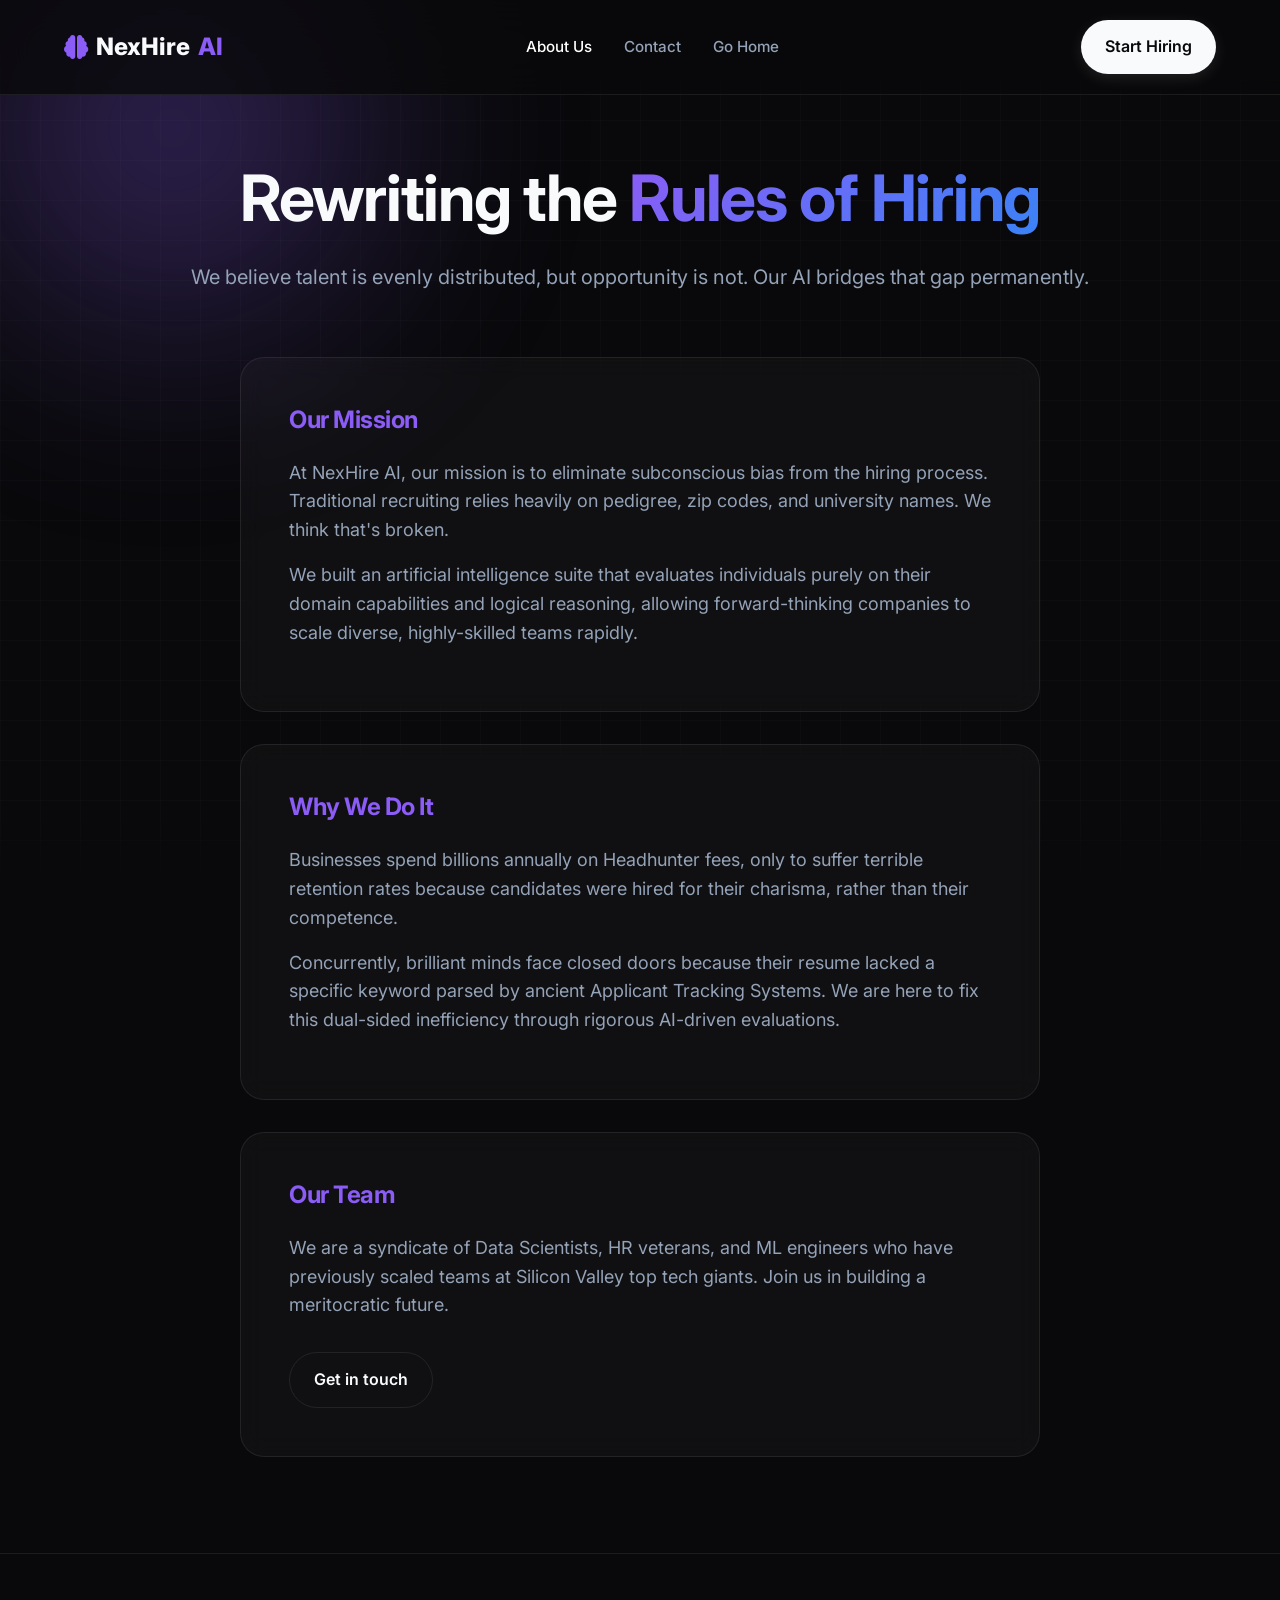
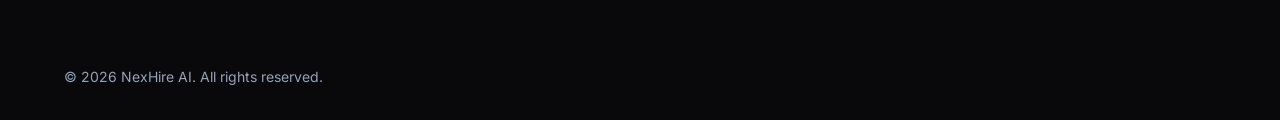
<file: about.html>
<!DOCTYPE html>
<html lang="en">
<head>
    <meta charset="UTF-8">
    <meta name="viewport" content="width=device-width, initial-scale=1.0">
    <title>About NexHire AI - Our Mission & Vision</title>
    
    <!-- Google Fonts -->
    <link href="https://fonts.googleapis.com/css2?family=Inter:wght@300;400;500;600;700;800&display=swap" rel="stylesheet">
    
    <!-- Font Awesome -->
    <link rel="stylesheet" href="https://cdnjs.cloudflare.com/ajax/libs/font-awesome/6.4.0/css/all.min.css">
    
    <!-- Custom CSS -->
    <link rel="stylesheet" href="style.css">
    <style>
        .page-header {
            padding-top: 10rem;
            padding-bottom: 4rem;
            text-align: center;
        }
        .page-content {
            max-width: 800px;
            margin: 0 auto 6rem;
        }
        .content-card {
            padding: 3rem;
            margin-bottom: 2rem;
        }
        .content-card h2 {
            margin-bottom: 1.5rem;
            color: var(--primary-color);
        }
        .content-card p {
            margin-bottom: 1rem;
            font-size: 1.125rem;
        }
    </style>
</head>
<body>
    <div class="glow-orb orb-1"></div>
    <div class="bg-grid"></div>

    <nav class="navbar" style="background: rgba(9, 9, 11, 0.8); backdrop-filter: blur(20px); border-bottom: 1px solid var(--glass-border);">
        <div class="container nav-container">
            <a href="/" class="logo">
                <i class="fa-solid fa-brain"></i>
                NexHire<span>AI</span>
            </a>
            <div class="nav-links">
                <a href="/about.html" style="color:white;">About Us</a>
                <a href="/contact.html">Contact</a>
                <a href="/">Go Home</a>
            </div>
            <div class="nav-actions">
                <a href="/index.html#pricing" class="btn btn-primary">Start Hiring</a>
            </div>
        </div>
    </nav>

    <div class="container">
        <header class="page-header">
            <h1 class="hero-title">Rewriting the <span class="text-gradient">Rules of Hiring</span></h1>
            <p class="hero-subtitle" style="margin: 0 auto;">We believe talent is evenly distributed, but opportunity is not. Our AI bridges that gap permanently.</p>
        </header>

        <main class="page-content">
            <div class="content-card glass-card fade-in-up">
                <h2>Our Mission</h2>
                <p>At NexHire AI, our mission is to eliminate subconscious bias from the hiring process. Traditional recruiting relies heavily on pedigree, zip codes, and university names. We think that's broken.</p>
                <p>We built an artificial intelligence suite that evaluates individuals purely on their domain capabilities and logical reasoning, allowing forward-thinking companies to scale diverse, highly-skilled teams rapidly.</p>
            </div>

            <div class="content-card glass-card fade-in-up delay-1">
                <h2>Why We Do It</h2>
                <p>Businesses spend billions annually on Headhunter fees, only to suffer terrible retention rates because candidates were hired for their charisma, rather than their competence.</p>
                <p>Concurrently, brilliant minds face closed doors because their resume lacked a specific keyword parsed by ancient Applicant Tracking Systems. We are here to fix this dual-sided inefficiency through rigorous AI-driven evaluations.</p>
            </div>

            <div class="content-card glass-card fade-in-up delay-2">
                <h2>Our Team</h2>
                <p>We are a syndicate of Data Scientists, HR veterans, and ML engineers who have previously scaled teams at Silicon Valley top tech giants. Join us in building a meritocratic future.</p>
                <a href="/contact.html" class="btn btn-outline" style="margin-top:1rem;">Get in touch</a>
            </div>
        </main>
    </div>

    <footer class="footer">
        <div class="container">
            <div class="footer-bottom" style="border-top:none;">
                <p>&copy; 2026 NexHire AI. All rights reserved.</p>
            </div>
        </div>
    </footer>
    <script src="script.js"></script>
</body>
</html>
</file>
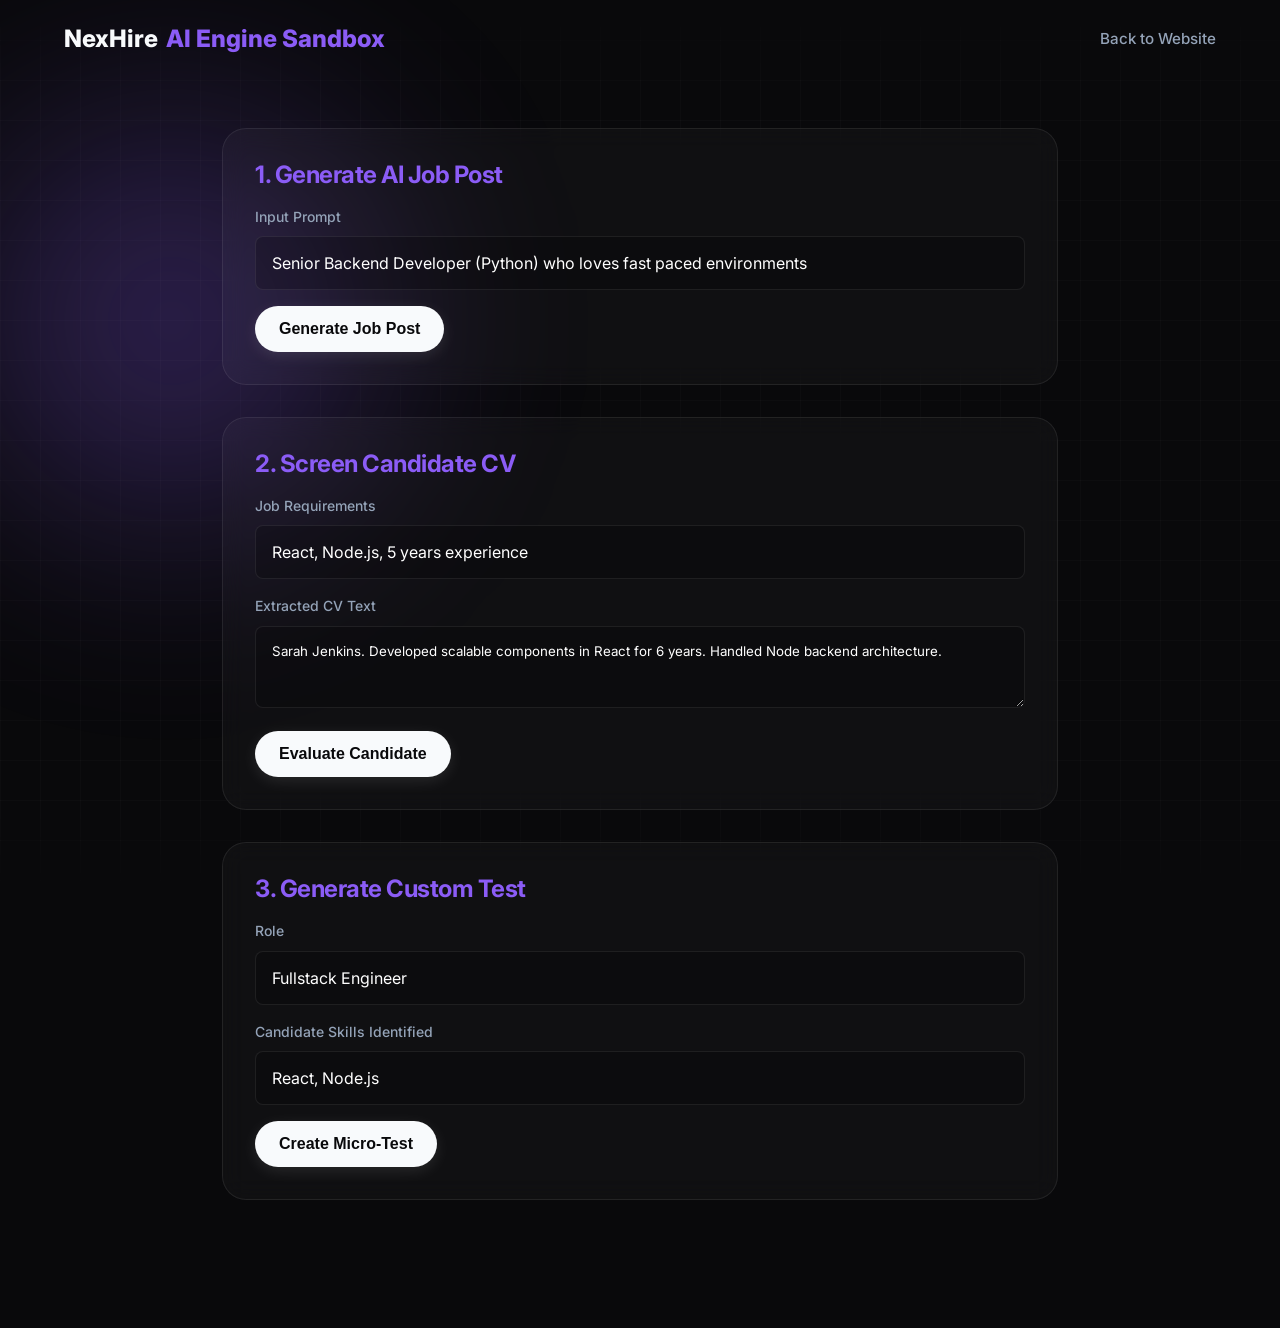
<file: ai-demo.html>
<!DOCTYPE html>
<html lang="en">
<head>
    <meta charset="UTF-8">
    <meta name="viewport" content="width=device-width, initial-scale=1.0">
    <title>NexHire AI - Core Engine Demo</title>
    <link href="https://fonts.googleapis.com/css2?family=Inter:wght@300;400;500;600;700;800&display=swap" rel="stylesheet">
    <link rel="stylesheet" href="style.css">
    <style>
        .demo-container { max-width: 900px; margin: 8rem auto; padding: 0 2rem; }
        .demo-card { padding: 2rem; margin-bottom: 2rem; }
        .demo-card h2 { margin-bottom: 1rem; color: var(--primary-color); }
        .form-group { margin-bottom: 1rem; }
        .form-group label { display: block; margin-bottom: 0.5rem; color: var(--text-secondary); }
        .form-group input, .form-group textarea { width: 100%; padding: 1rem; background: rgba(0,0,0,0.2); border: 1px solid var(--glass-border); border-radius: 0.5rem; color: white; font-family: inherit; }
        pre.response-box { background: #111; padding: 1rem; border-radius: 0.5rem; color: #a5b4fc; overflow-x: auto; white-space: pre-wrap; font-size: 0.875rem; border: 1px solid var(--glass-border); display: none; }
    </style>
</head>
<body>
    <div class="glow-orb orb-1"></div>
    <div class="bg-grid"></div>

    <nav class="navbar">
        <div class="container nav-container">
            <a href="/" class="logo">NexHire<span>AI Engine Sandbox</span></a>
            <div class="nav-links"><a href="/">Back to Website</a></div>
        </div>
    </nav>

    <div class="demo-container">
        <!-- AI Job Post -->
        <div class="demo-card glass-card">
            <h2>1. Generate AI Job Post</h2>
            <div class="form-group">
                <label>Input Prompt</label>
                <input type="text" id="job-prompt" value="Senior Backend Developer (Python) who loves fast paced environments">
            </div>
            <button class="btn btn-primary" onclick="testAI('job-post', { prompt: document.getElementById('job-prompt').value }, 'res-1')">Generate Job Post</button>
            <pre class="response-box" id="res-1"></pre>
        </div>

        <!-- AI CV Screening -->
        <div class="demo-card glass-card">
            <h2>2. Screen Candidate CV</h2>
            <div class="form-group">
                <label>Job Requirements</label>
                <input type="text" id="cv-req" value="React, Node.js, 5 years experience">
            </div>
            <div class="form-group">
                <label>Extracted CV Text</label>
                <textarea id="cv-text" rows="3">Sarah Jenkins. Developed scalable components in React for 6 years. Handled Node backend architecture.</textarea>
            </div>
            <button class="btn btn-primary" onclick="testAI('screen-cv', { cv_text: document.getElementById('cv-text').value, requirements: document.getElementById('cv-req').value }, 'res-2')">Evaluate Candidate</button>
            <pre class="response-box" id="res-2"></pre>
        </div>

        <!-- AI Test Generation -->
        <div class="demo-card glass-card">
            <h2>3. Generate Custom Test</h2>
            <div class="form-group">
                <label>Role</label>
                <input type="text" id="test-role" value="Fullstack Engineer">
            </div>
            <div class="form-group">
                <label>Candidate Skills Identified</label>
                <input type="text" id="test-skills" value="React, Node.js">
            </div>
            <button class="btn btn-primary" onclick="testAI('generate-test', { role: document.getElementById('test-role').value, skills: document.getElementById('test-skills').value }, 'res-3')">Create Micro-Test</button>
            <pre class="response-box" id="res-3"></pre>
        </div>
    </div>

    <script>
        async function testAI(endpoint, payload, resultId) {
            const btn = event.target;
            const resBox = document.getElementById(resultId);
            btn.innerText = "Processing...";
            resBox.style.display = 'block';
            resBox.innerText = 'Analyzing prompt and running inference...';

            try {
                const response = await fetch(`/api/ai/${endpoint}`, {
                    method: 'POST',
                    headers: { 'Content-Type': 'application/json' },
                    body: JSON.stringify(payload)
                });
                const data = await response.json();
                resBox.innerText = JSON.stringify(data, null, 2);
            } catch (err) {
                resBox.innerText = "Error: " + err.message;
            }
            btn.innerText = "Run Again";
        }
    </script>
</body>
</html>
</file>
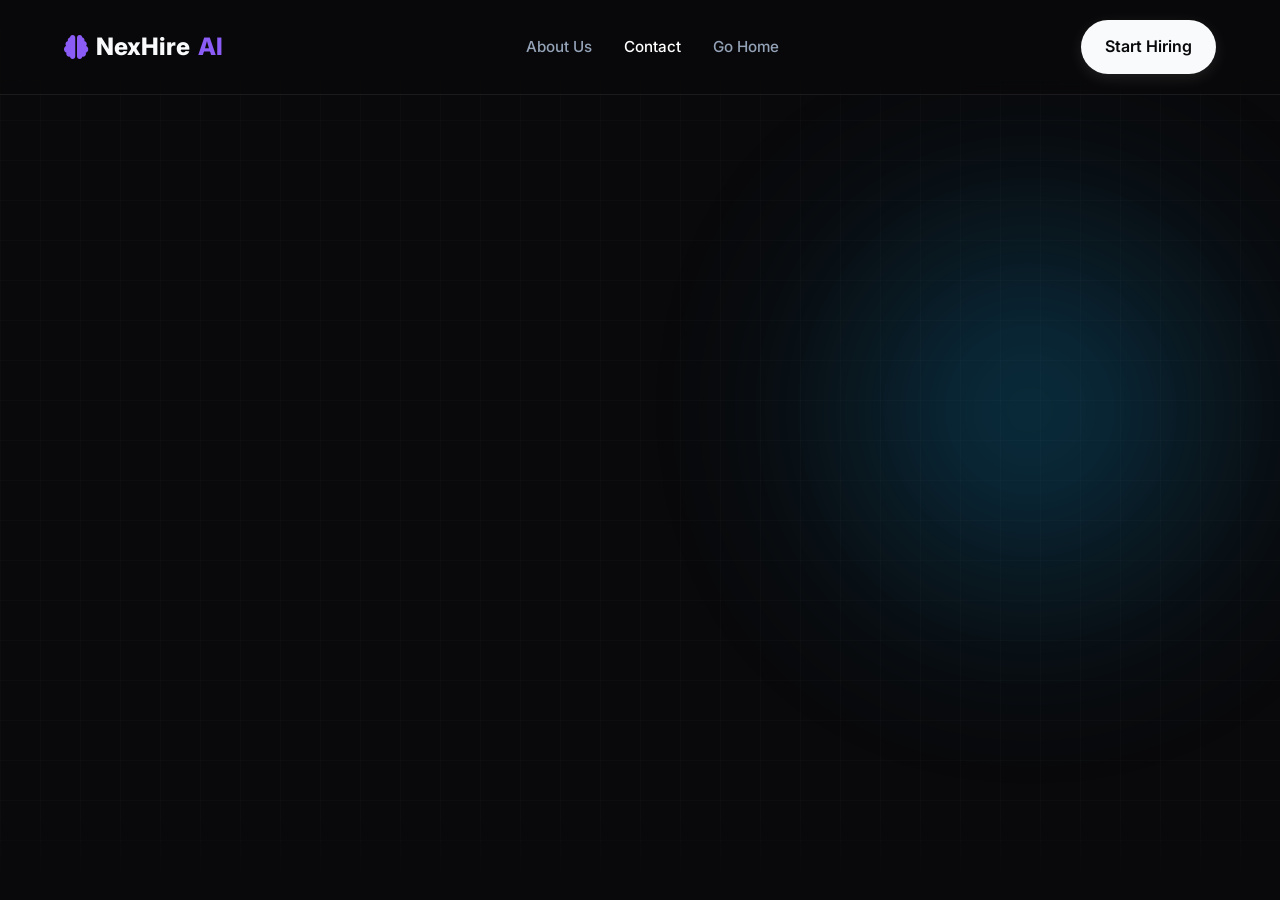
<file: contact.html>
<!DOCTYPE html>
<html lang="en">
<head>
    <meta charset="UTF-8">
    <meta name="viewport" content="width=device-width, initial-scale=1.0">
    <title>Contact NexHire AI</title>
    
    <link href="https://fonts.googleapis.com/css2?family=Inter:wght@300;400;500;600;700;800&display=swap" rel="stylesheet">
    <link rel="stylesheet" href="https://cdnjs.cloudflare.com/ajax/libs/font-awesome/6.4.0/css/all.min.css">
    <link rel="stylesheet" href="style.css">
    
    <style>
        .contact-container {
            max-width: 600px;
            margin: 10rem auto 6rem;
            padding: 3rem;
        }
        .contact-header {
            text-align: center;
            margin-bottom: 3rem;
        }
        .form-group {
            margin-bottom: 1.5rem;
        }
        .form-group label {
            display: block;
            margin-bottom: 0.5rem;
            color: var(--text-secondary);
            font-size: 0.875rem;
        }
        .form-group input, .form-group textarea {
            width: 100%;
            padding: 1rem;
            background: rgba(255, 255, 255, 0.05);
            border: 1px solid var(--glass-border);
            border-radius: 0.5rem;
            color: white;
            font-family: inherit;
        }
        .form-group input:focus, .form-group textarea:focus {
            outline: none;
            border-color: var(--primary-color);
        }
    </style>
</head>
<body>
    <div class="glow-orb orb-2" style="top: 0; right: 0;"></div>
    <div class="bg-grid"></div>

    <nav class="navbar" style="background: rgba(9, 9, 11, 0.8); backdrop-filter: blur(20px); border-bottom: 1px solid var(--glass-border);">
        <div class="container nav-container">
            <a href="/" class="logo">
                <i class="fa-solid fa-brain"></i>
                NexHire<span>AI</span>
            </a>
            <div class="nav-links">
                <a href="/about.html">About Us</a>
                <a href="/contact.html" style="color:white;">Contact</a>
                <a href="/">Go Home</a>
            </div>
            <div class="nav-actions">
                <a href="/index.html#pricing" class="btn btn-primary">Start Hiring</a>
            </div>
        </div>
    </nav>

    <div class="container">
        <div class="contact-container glass-card fade-in-up">
            <div class="contact-header">
                <h2>Get in Touch</h2>
                <p>Have questions about enterprise plans or our algorithm?</p>
            </div>
            <form id="contact-form">
                <div class="form-group">
                    <label>Work Email</label>
                    <input type="email" id="email" required placeholder="name@company.com">
                </div>
                <div class="form-group">
                    <label>Message</label>
                    <textarea id="message" rows="5" required placeholder="How can we help your team scale?"></textarea>
                </div>
                <button type="submit" class="btn btn-primary btn-full" id="submit-btn">Send Message</button>
            </form>
            <div id="response-message" style="margin-top: 1rem; text-align: center; color: var(--success-color); display: none;"></div>
        </div>
    </div>

    <script>
        document.getElementById('contact-form').addEventListener('submit', async (e) => {
            e.preventDefault();
            const btn = document.getElementById('submit-btn');
            const responseMsg = document.getElementById('response-message');
            
            btn.innerHTML = '<i class="fa-solid fa-spinner fa-spin"></i> Sending...';
            btn.disabled = true;

            const payload = {
                email: document.getElementById('email').value,
                message: document.getElementById('message').value
            };

            try {
                const res = await fetch('/api/contact', {
                    method: 'POST',
                    headers: { 'Content-Type': 'application/json' },
                    body: JSON.stringify(payload)
                });
                const data = await res.json();
                
                btn.innerHTML = 'Send Message';
                btn.disabled = false;
                
                responseMsg.style.display = 'block';
                responseMsg.innerText = data.message;
                document.getElementById('contact-form').reset();
            } catch (err) {
                btn.innerHTML = 'Error Sending';
            }
        });
    </script>
</body>
</html>
</file>
<file: style.css>
/* ==========================================================================
   CSS Variables & Theming
   ========================================================================== */
:root {
    /* Colors - Dark Premium SaaS Theme */
    --bg-main: #09090b; /* zinc 950 */
    --bg-secondary: #0f172a; /* slate 900 */
    
    --text-primary: #f8fafc; /* slate 50 */
    --text-secondary: #94a3b8; /* slate 400 */
    --text-muted: #64748b; /* slate 500 */
    
    --primary-color: #8b5cf6; /* violet 500 */
    --primary-hover: #7c3aed; /* violet 600 */
    
    --secondary-color: #3b82f6; /* blue 500 */
    --accent-color: #0ea5e9; /* sky 500 */
    
    --success-color: #10b981; /* emerald 500 */
    
    /* Gradients */
    --gradient-primary: linear-gradient(135deg, var(--primary-color), var(--secondary-color));
    --gradient-accent: linear-gradient(135deg, var(--secondary-color), var(--accent-color));
    
    /* Glassmorphism */
    --glass-bg: rgba(255, 255, 255, 0.03);
    --glass-border: rgba(255, 255, 255, 0.08);
    --glass-blur: blur(12px);
    
    /* Typography */
    --font-sans: 'Inter', -apple-system, BlinkMacSystemFont, "Segoe UI", Roboto, Helvetica, Arial, sans-serif;
    
    /* Spacing */
    --section-padding: 6rem 0;
    
    /* Transitions */
    --transition-fast: 0.2s ease;
    --transition-base: 0.3s ease;
    --transition-slow: 0.5s ease;
}

/* ==========================================================================
   Reset & Base Styles
   ========================================================================== */
* {
    margin: 0;
    padding: 0;
    box-sizing: border-box;
}

html {
    scroll-behavior: smooth;
    font-size: 16px;
}

body {
    font-family: var(--font-sans);
    background-color: var(--bg-main);
    color: var(--text-primary);
    line-height: 1.6;
    overflow-x: hidden;
    position: relative;
    -webkit-font-smoothing: antialiased;
}

/* Background Effects */
.bg-grid {
    position: fixed;
    top: 0;
    left: 0;
    width: 100vw;
    height: 100vh;
    background-image: 
        linear-gradient(to right, rgba(255, 255, 255, 0.02) 1px, transparent 1px),
        linear-gradient(to bottom, rgba(255, 255, 255, 0.02) 1px, transparent 1px);
    background-size: 40px 40px;
    z-index: -2;
    mask-image: linear-gradient(to bottom, transparent, black 10%, black 90%, transparent);
    -webkit-mask-image: linear-gradient(to bottom, transparent, black 10%, black 90%, transparent);
}

.glow-orb {
    position: absolute;
    border-radius: 50%;
    filter: blur(100px);
    z-index: -1;
    opacity: 0.4;
    animation: float 20s ease-in-out infinite alternate;
}

.orb-1 {
    width: 600px;
    height: 600px;
    background: radial-gradient(circle, var(--primary-color) 0%, transparent 70%);
    top: -10%;
    left: -10%;
}

.orb-2 {
    width: 500px;
    height: 500px;
    background: radial-gradient(circle, var(--accent-color) 0%, transparent 70%);
    top: 20%;
    right: -10%;
    animation-delay: -5s;
}

@keyframes float {
    0% { transform: translate(0, 0) scale(1); }
    100% { transform: translate(50px, 50px) scale(1.1); }
}

/* Typography elements */
h1, h2, h3, h4, h5, h6 {
    line-height: 1.2;
    font-weight: 700;
    letter-spacing: -0.02em;
}

p {
    color: var(--text-secondary);
}

a {
    color: var(--text-primary);
    text-decoration: none;
    transition: var(--transition-base);
}

.text-gradient {
    background: var(--gradient-primary);
    -webkit-background-clip: text;
    background-clip: text;
    -webkit-text-fill-color: transparent;
    display: inline-block;
}

/* Layout */
.container {
    width: 100%;
    max-width: 1200px;
    margin: 0 auto;
    padding: 0 1.5rem;
}

.section {
    padding: var(--section-padding);
    position: relative;
}

.section-alt {
    position: relative;
}
.section-alt::before {
    content: '';
    position: absolute;
    top: 0; left: 0; width: 100%; height: 100%;
    background: linear-gradient(to bottom, transparent, rgba(255,255,255,0.01), transparent);
    z-index: -1;
}

.section-header {
    text-align: center;
    max-width: 600px;
    margin: 0 auto 4rem;
}

.section-title {
    font-size: 2.5rem;
    margin-bottom: 1rem;
}

.section-subtitle {
    font-size: 1.125rem;
}

/* ==========================================================================
   Components
   ========================================================================== */

/* Buttons */
.btn {
    display: inline-flex;
    align-items: center;
    justify-content: center;
    gap: 0.5rem;
    padding: 0.875rem 1.5rem;
    border-radius: 999px;
    font-weight: 600;
    font-size: 1rem;
    cursor: pointer;
    transition: all var(--transition-fast);
    border: none;
    outline: none;
}

.btn-primary {
    background: var(--text-primary);
    color: var(--bg-main);
    box-shadow: 0 4px 15px rgba(255, 255, 255, 0.1);
}

.btn-primary:hover {
    background: rgba(255,255,255,0.9);
    transform: translateY(-2px);
    box-shadow: 0 6px 20px rgba(255, 255, 255, 0.2);
}

.btn-secondary {
    background: var(--glass-bg);
    color: var(--text-primary);
    border: 1px solid var(--glass-border);
    backdrop-filter: var(--glass-blur);
}

.btn-secondary:hover {
    background: rgba(255, 255, 255, 0.08);
    transform: translateY(-2px);
}

.btn-outline {
    background: transparent;
    color: var(--text-primary);
    border: 1px solid var(--glass-border);
}

.btn-outline:hover {
    border-color: var(--text-secondary);
}

.btn-large {
    padding: 1rem 2rem;
    font-size: 1.125rem;
}

.btn-full {
    width: 100%;
}

/* Glass Card */
.glass-card {
    background: var(--glass-bg);
    border: 1px solid var(--glass-border);
    backdrop-filter: var(--glass-blur);
    -webkit-backdrop-filter: var(--glass-blur);
    border-radius: 1.5rem;
    transition: transform var(--transition-base), box-shadow var(--transition-base), border-color var(--transition-base);
}

.glass-card:hover {
    transform: translateY(-5px);
    border-color: rgba(255,255,255,0.15);
    box-shadow: 0 10px 30px rgba(0,0,0,0.5);
}

/* Badge */
.badge {
    display: inline-flex;
    align-items: center;
    gap: 0.5rem;
    padding: 0.5rem 1rem;
    background: rgba(139, 92, 246, 0.1);
    border: 1px solid rgba(139, 92, 246, 0.2);
    border-radius: 999px;
    font-size: 0.875rem;
    font-weight: 500;
    color: var(--primary-color);
    margin-bottom: 1.5rem;
}

.badge-dot {
    width: 6px;
    height: 6px;
    background: var(--primary-color);
    border-radius: 50%;
    box-shadow: 0 0 10px var(--primary-color);
}

/* ==========================================================================
   Sections
   ========================================================================== */

/* Navigation */
.navbar {
    position: fixed;
    top: 0;
    left: 0;
    width: 100%;
    padding: 1.25rem 0;
    z-index: 1000;
    transition: all var(--transition-base);
}

.navbar.scrolled {
    background: rgba(9, 9, 11, 0.8);
    backdrop-filter: blur(20px);
    border-bottom: 1px solid var(--glass-border);
    padding: 1rem 0;
}

.nav-container {
    display: flex;
    justify-content: space-between;
    align-items: center;
}

.logo {
    font-size: 1.5rem;
    font-weight: 800;
    display: flex;
    align-items: center;
    gap: 0.5rem;
}

.logo i {
    color: var(--primary-color);
}

.logo span {
    color: var(--primary-color);
}

.nav-links {
    display: flex;
    gap: 2rem;
}

.nav-links a {
    font-size: 0.95rem;
    font-weight: 500;
    color: var(--text-secondary);
}

.nav-links a:hover {
    color: var(--text-primary);
}

.nav-actions {
    display: flex;
    gap: 1rem;
    align-items: center;
}

.mobile-menu-btn {
    display: none;
    background: none;
    border: none;
    color: var(--text-primary);
    font-size: 1.5rem;
    cursor: pointer;
}

/* Hero Section */
.hero {
    min-height: 100vh;
    display: flex;
    align-items: center;
    padding-top: 5rem; /* account for nav */
}

.hero-container {
    display: grid;
    grid-template-columns: 1fr 1fr;
    gap: 4rem;
    align-items: center;
}

.hero-title {
    font-size: 4rem;
    margin-bottom: 1.5rem;
}

.hero-subtitle {
    font-size: 1.25rem;
    margin-bottom: 2.5rem;
    max-width: 90%;
}

.hero-cta {
    display: flex;
    gap: 1rem;
    margin-bottom: 3rem;
}

.hero-stats {
    display: flex;
    align-items: center;
    gap: 2rem;
}

.stat {
    display: flex;
    flex-direction: column;
}

.stat-number {
    font-size: 2rem;
    font-weight: 700;
    color: var(--text-primary);
}

.stat-label {
    font-size: 0.875rem;
    color: var(--text-secondary);
}

.stat-divider {
    width: 1px;
    height: 40px;
    background: var(--glass-border);
}

.hero-visual {
    position: relative;
}

.mockup-card {
    padding: 1.5rem;
    position: relative;
    z-index: 2;
    background: rgba(15, 23, 42, 0.6); /* Slightly more opaque for readability */
}

.mockup-header {
    display: flex;
    align-items: center;
    gap: 1rem;
    margin-bottom: 2rem;
    padding-bottom: 1rem;
    border-bottom: 1px solid var(--glass-border);
}

.mockup-dots {
    display: flex;
    gap: 6px;
}

.mockup-dots span {
    width: 12px;
    height: 12px;
    border-radius: 50%;
    background: var(--glass-border);
}

.mockup-dots span:nth-child(1) { background: #ef4444; }
.mockup-dots span:nth-child(2) { background: #f59e0b; }
.mockup-dots span:nth-child(3) { background: #10b981; }

.mockup-title {
    font-size: 0.875rem;
    font-weight: 600;
    color: var(--text-secondary);
}

.candidate-row {
    display: flex;
    justify-content: space-between;
    align-items: center;
    padding: 1rem;
    background: rgba(255,255,255,0.02);
    border-radius: 1rem;
    margin-bottom: 1rem;
    transition: background var(--transition-fast);
}

.candidate-row:hover {
    background: rgba(255,255,255,0.05);
}

.candidate-info {
    display: flex;
    align-items: center;
    gap: 1rem;
}

.avatar {
    width: 48px;
    height: 48px;
    border-radius: 50%;
    object-fit: cover;
}

.candidate-info .name {
    font-weight: 600;
    font-size: 1rem;
}

.candidate-info .role {
    font-size: 0.875rem;
    color: var(--text-secondary);
}

.candidate-score {
    width: 40px;
    height: 40px;
    display: flex;
    align-items: center;
    justify-content: center;
    border-radius: 50%;
    font-weight: 700;
    font-size: 0.875rem;
    background: var(--glass-bg);
    border: 1px solid var(--glass-border);
}

.gradient-score {
    background: var(--gradient-primary);
    color: white;
    border: none;
    box-shadow: 0 0 15px rgba(139, 92, 246, 0.5);
}

.mockup-action {
    margin-top: 1.5rem;
}

.floating-badge {
    position: absolute;
    padding: 0.75rem 1rem;
    background: rgba(15, 23, 42, 0.8);
    backdrop-filter: blur(10px);
    border: 1px solid var(--glass-border);
    border-radius: 1rem;
    display: flex;
    align-items: center;
    gap: 0.5rem;
    font-weight: 500;
    font-size: 0.875rem;
    box-shadow: 0 10px 30px rgba(0,0,0,0.5);
    z-index: 3;
    animation: float-badge 6s ease-in-out infinite alternate;
}

.badge-1 {
    top: -20px;
    right: -20px;
}

.badge-2 {
    bottom: 30px;
    left: -30px;
    animation-delay: -3s;
}

.text-primary { color: var(--primary-color); }
.text-secondary { color: var(--secondary-color); }

@keyframes float-badge {
    0% { transform: translateY(0); }
    100% { transform: translateY(15px); }
}

/* How It Works */
.steps-container {
    display: grid;
    grid-template-columns: repeat(4, 1fr);
    gap: 2rem;
    position: relative;
}

.steps-container::after {
    content: '';
    position: absolute;
    top: 3rem;
    left: 10%;
    width: 80%;
    height: 2px;
    background: linear-gradient(90deg, transparent, var(--glass-border), transparent);
    z-index: -1;
}

.step-card {
    padding: 2rem;
    text-align: center;
    position: relative;
}

.step-card:hover {
    transform: translateY(-10px);
}

.step-number {
    position: absolute;
    top: 1rem;
    right: 1.5rem;
    font-size: 3rem;
    font-weight: 800;
    color: rgba(255,255,255,0.05);
    line-height: 1;
}

.step-icon {
    width: 60px;
    height: 60px;
    margin: 0 auto 1.5rem;
    background: var(--glass-bg);
    border: 1px solid var(--glass-border);
    border-radius: 50%;
    display: flex;
    align-items: center;
    justify-content: center;
    font-size: 1.5rem;
    color: var(--primary-color);
    box-shadow: inset 0 0 20px rgba(139, 92, 246, 0.1);
}

.step-card h3 {
    font-size: 1.25rem;
    margin-bottom: 1rem;
}

.step-card p {
    font-size: 0.95rem;
}

/* Features */
.features-grid {
    display: grid;
    grid-template-columns: repeat(3, 1fr);
    gap: 2rem;
}

.feature-card {
    padding: 2.5rem;
}

.feature-icon {
    width: 50px;
    height: 50px;
    border-radius: 12px;
    display: flex;
    align-items: center;
    justify-content: center;
    font-size: 1.5rem;
    color: white;
    margin-bottom: 1.5rem;
}

.bg-gradient-1 { background: linear-gradient(135deg, #8b5cf6, #d946ef); }
.bg-gradient-2 { background: linear-gradient(135deg, #3b82f6, #0ea5e9); }
.bg-gradient-3 { background: linear-gradient(135deg, #10b981, #34d399); }
.bg-gradient-4 { background: linear-gradient(135deg, #f59e0b, #fbbf24); }

.feature-card h3 {
    font-size: 1.25rem;
    margin-bottom: 1rem;
}

.feature-card p {
    font-size: 0.95rem;
}

/* Pricing Section */
.pricing-grid {
    display: grid;
    grid-template-columns: repeat(2, 1fr);
    gap: 2rem;
    max-width: 900px;
    margin: 0 auto;
}

.pricing-card {
    padding: 3rem;
    display: flex;
    flex-direction: column;
    position: relative;
    overflow: hidden;
}

.pricing-card.popular {
    border-color: rgba(139, 92, 246, 0.3);
    box-shadow: 0 0 40px rgba(139, 92, 246, 0.1);
}

.popular-badge {
    position: absolute;
    top: 1.5rem;
    right: -2rem;
    transform: rotate(45deg);
    background: var(--gradient-primary);
    color: white;
    font-size: 0.75rem;
    font-weight: 700;
    padding: 0.5rem 3rem;
    text-transform: uppercase;
    letter-spacing: 1px;
    box-shadow: 0 2px 10px rgba(139, 92, 246, 0.5);
}

.pricing-header {
    margin-bottom: 2rem;
}

.pricing-header h3 {
    font-size: 1.5rem;
    margin-bottom: 0.5rem;
}

.pricing-header p {
    font-size: 0.95rem;
    margin-bottom: 1.5rem;
    min-height: 48px;
}

.price {
    display: flex;
    align-items: flex-end;
    gap: 0.25rem;
}

.currency {
    font-size: 1.5rem;
    font-weight: 600;
    line-height: 1.5;
}

.amount {
    font-size: 3.5rem;
    font-weight: 800;
    line-height: 1;
    color: var(--text-primary);
}

.billing {
    font-size: 1rem;
    color: var(--text-secondary);
    margin-bottom: 0.5rem;
}

.pricing-features {
    flex-grow: 1;
    margin-bottom: 2.5rem;
}

.pricing-features ul {
    list-style: none;
}

.pricing-features li {
    display: flex;
    align-items: center;
    gap: 1rem;
    margin-bottom: 1rem;
    font-size: 0.95rem;
}

.pricing-features i {
    color: var(--success-color);
}

.pricing-action .btn {
    height: 52px;
}

.payment-trust {
    text-align: center;
    margin-top: 3rem;
}

.payment-trust p {
    font-size: 0.875rem;
    margin-bottom: 1rem;
}

.payment-icons {
    display: flex;
    justify-content: center;
    gap: 1.5rem;
    font-size: 2rem;
    color: var(--text-secondary);
}

.payment-icons i {
    transition: color var(--transition-base);
}

.payment-icons i:hover {
    color: var(--text-primary);
}

/* CTA Section */
.cta-box {
    padding: 5rem 4rem;
    text-align: center;
    background: linear-gradient(135deg, rgba(139, 92, 246, 0.1), rgba(59, 130, 246, 0.1));
    border: 1px solid rgba(139, 92, 246, 0.2);
}

.cta-box h2 {
    font-size: 3rem;
    margin-bottom: 1.5rem;
}

.cta-box p {
    font-size: 1.25rem;
    margin-bottom: 3rem;
    max-width: 600px;
    margin-left: auto;
    margin-right: auto;
}

/* Footer */
.footer {
    border-top: 1px solid var(--glass-border);
    padding: 5rem 0 2rem;
    background: var(--bg-main);
}

.footer-grid {
    display: grid;
    grid-template-columns: 2fr 1fr 1fr 1fr;
    gap: 4rem;
    margin-bottom: 4rem;
}

.footer-brand p {
    margin-top: 1.5rem;
    max-width: 300px;
}

.footer-links h4 {
    color: white;
    margin-bottom: 1.5rem;
}

.footer-links a {
    display: block;
    margin-bottom: 0.75rem;
    color: var(--text-secondary);
    font-size: 0.95rem;
}

.footer-links a:hover {
    color: var(--primary-color);
}

.footer-bottom {
    display: flex;
    justify-content: space-between;
    align-items: center;
    padding-top: 2rem;
    border-top: 1px solid var(--glass-border);
    font-size: 0.875rem;
}

.social-links {
    display: flex;
    gap: 1.5rem;
}

.social-links a {
    font-size: 1.25rem;
    color: var(--text-secondary);
}

.social-links a:hover {
    color: var(--primary-color);
}

/* Modal (Stripe Mock) */
.modal {
    position: fixed;
    top: 0;
    left: 0;
    width: 100vw;
    height: 100vh;
    background: rgba(0, 0, 0, 0.8);
    backdrop-filter: blur(5px);
    z-index: 9999;
    display: flex;
    align-items: center;
    justify-content: center;
    opacity: 0;
    visibility: hidden;
    transition: all var(--transition-base);
}

.modal.active {
    opacity: 1;
    visibility: visible;
}

.modal-content {
    background: var(--bg-secondary);
    width: 100%;
    max-width: 500px;
    padding: 2.5rem;
    border-radius: 1.5rem;
    position: relative;
    transform: scale(0.95);
    transition: transform var(--transition-base);
}

.modal.active .modal-content {
    transform: scale(1);
}

.close-modal {
    position: absolute;
    top: 1.5rem;
    right: 1.5rem;
    background: none;
    border: none;
    color: var(--text-secondary);
    font-size: 1.5rem;
    cursor: pointer;
    transition: color var(--transition-fast);
}

.close-modal:hover {
    color: white;
}

.modal-header {
    text-align: center;
    margin-bottom: 2.5rem;
}

.modal-header h3 {
    font-size: 1.5rem;
    margin-bottom: 0.25rem;
}

.modal-header p {
    font-size: 0.9rem;
    color: var(--primary-color);
}

.form-group {
    margin-bottom: 1.5rem;
}

.form-group label {
    display: block;
    font-size: 0.875rem;
    font-weight: 500;
    margin-bottom: 0.5rem;
    color: var(--text-primary);
}

.form-group input {
    width: 100%;
    padding: 0.875rem 1rem;
    border-radius: 0.5rem;
    background: rgba(255, 255, 255, 0.05);
    border: 1px solid var(--glass-border);
    color: white;
    font-family: inherit;
    font-size: 1rem;
    outline: none;
    transition: border-color var(--transition-fast);
}

.form-group input:focus {
    border-color: var(--primary-color);
}

.card-input-wrapper {
    display: flex;
    flex-direction: column;
    border: 1px solid var(--glass-border);
    border-radius: 0.5rem;
    overflow: hidden;
    background: rgba(255, 255, 255, 0.05);
}

.card-input-wrapper input {
    border: none;
    background: transparent;
    border-radius: 0;
}

.card-input-wrapper input:focus {
    background: rgba(255, 255, 255, 0.02);
}

.card-number {
    border-bottom: 1px solid var(--glass-border) !important;
}

.card-extra {
    display: flex;
}

.card-extra input {
    width: 50%;
}

.card-extra input:first-child {
    border-right: 1px solid var(--glass-border) !important;
}

.stripe-pay-btn {
    margin-top: 1rem;
    background: #635bff; /* Stripe Purple */
    color: white;
    font-size: 1.125rem;
    padding: 1rem;
}

.stripe-pay-btn:hover {
    background: #544de8;
}

.secure-text {
    text-align: center;
    font-size: 0.75rem;
    color: var(--text-muted);
    margin-top: 1.5rem;
}

/* Animation utilities */
.fade-in-up {
    opacity: 0;
    transform: translateY(30px);
    transition: opacity 0.8s ease, transform 0.8s ease;
}

.fade-in-up.visible {
    opacity: 1;
    transform: translateY(0);
}

.delay-1 { transition-delay: 0.1s; }
.delay-2 { transition-delay: 0.2s; }
.delay-3 { transition-delay: 0.3s; }

/* Responsive */
@media (max-width: 1024px) {
    .hero-title { font-size: 3rem; }
    .hero-container { gap: 2rem; }
    .steps-container { grid-template-columns: repeat(2, 1fr); }
    .steps-container::after { display: none; }
    .features-grid { grid-template-columns: repeat(2, 1fr); }
    .footer-grid { grid-template-columns: 1fr 1fr; }
}

@media (max-width: 768px) {
    .nav-links, .nav-actions { display: none; }
    .mobile-menu-btn { display: block; }
    
    .nav-container {
        flex-direction: column;
        gap: 1rem;
    }
    .portal-toggle-container {
        position: relative;
        display: flex;
        transform: none;
        left: auto;
    }
    .navbar { padding: 1rem 0; }
    
    .hero-container {
        grid-template-columns: 1fr;
        text-align: center;
        padding-top: 1rem;
    }
    
    .hero-subtitle { margin: 0 auto 2.5rem; }
    
    .hero-cta {
        flex-direction: column;
        justify-content: center;
        align-items: center;
    }
    .hero-cta .btn {
        width: 100%;
        max-width: 300px;
    }

    .hero-stats {
        justify-content: center;
    }
    
    .pricing-grid { grid-template-columns: 1fr; }
    
    .features-grid { grid-template-columns: 1fr; }
    
    .steps-container { grid-template-columns: 1fr; }
    
    .section-title { font-size: 2rem; }
    
    .footer-grid { grid-template-columns: 1fr; text-align: center; }
    .footer-brand p { margin: 1.5rem auto 0; }
    .footer-bottom { flex-direction: column; gap: 1rem; text-align: center; }
}

/* ==========================================================================
   2-Way Portal Toggle Styles
   ========================================================================== */
.portal-toggle-container {
    display: flex;
    justify-content: center;
    position: absolute;
    left: 50%;
    transform: translateX(-50%);
}

.portal-toggle {
    display: flex;
    background: rgba(255, 255, 255, 0.05);
    border: 1px solid var(--glass-border);
    border-radius: 999px;
    padding: 4px;
    position: relative;
    backdrop-filter: blur(10px);
}

.portal-toggle button {
    background: transparent;
    border: none;
    color: var(--text-secondary);
    padding: 0.5rem 1.25rem;
    font-size: 0.875rem;
    font-weight: 600;
    cursor: pointer;
    border-radius: 999px;
    transition: color 0.3s ease;
    z-index: 2;
    position: relative;
    font-family: inherit;
    outline: none;
}

.portal-toggle button.active {
    color: white;
}

.toggle-slider {
    position: absolute;
    top: 4px;
    left: 4px;
    height: calc(100% - 8px);
    width: calc(50% - 4px);
    background: var(--primary-color);
    border-radius: 999px;
    transition: transform 0.3s cubic-bezier(0.4, 0, 0.2, 1), background 0.3s ease;
    z-index: 1;
}

/* Shift slider for candidate active */
.portal-toggle.candidate-active .toggle-slider {
    transform: translateX(100%);
    background: #0ea5e9; /* Sky 500 for candidates */
}

/* Adjust nav for slider real estate */
@media (max-width: 1024px) {
    .portal-toggle-container {
        position: relative;
        left: 0;
        transform: none;
    }
}

@media (max-width: 768px) {
    /* Maintained above in the main 768px media query block */
}

/* ==========================================================================
   AI Bot Widget
   ========================================================================== */
.chatbot-widget {
    position: fixed;
    bottom: 2rem;
    right: 2rem;
    z-index: 9999;
}

.chatbot-toggle {
    width: 60px;
    height: 60px;
    border-radius: 50%;
    background: var(--gradient-primary);
    color: white;
    border: none;
    cursor: pointer;
    box-shadow: 0 4px 15px rgba(139, 92, 246, 0.4);
    font-size: 1.5rem;
    transition: transform 0.3s ease;
    display: flex;
    align-items: center;
    justify-content: center;
}

.chatbot-toggle:hover {
    transform: scale(1.1);
}

.chatbot-window {
    position: absolute;
    bottom: 80px;
    right: 0;
    width: 350px;
    max-width: calc(100vw - 4rem);
    height: 450px;
    background: rgba(15, 23, 42, 0.95);
    backdrop-filter: blur(20px);
    border: 1px solid var(--glass-border);
    border-radius: 1rem;
    box-shadow: 0 10px 40px rgba(0,0,0,0.5);
    display: flex;
    flex-direction: column;
    overflow: hidden;
    transform-origin: bottom right;
    transform: scale(0);
    opacity: 0;
    transition: all 0.3s cubic-bezier(0.175, 0.885, 0.32, 1.275);
}

.chatbot-window.open {
    transform: scale(1);
    opacity: 1;
}

.chatbot-header {
    padding: 1rem;
    background: rgba(255, 255, 255, 0.05);
    border-bottom: 1px solid var(--glass-border);
    display: flex;
    justify-content: space-between;
    align-items: center;
    font-weight: 600;
}

.chatbot-header .close-btn {
    background: none;
    border: none;
    color: var(--text-secondary);
    cursor: pointer;
    font-size: 1.2rem;
}

.chatbot-messages {
    flex-grow: 1;
    padding: 1rem;
    overflow-y: auto;
    display: flex;
    flex-direction: column;
    gap: 1rem;
}

.chat-bubble {
    max-width: 85%;
    padding: 0.75rem 1rem;
    border-radius: 1rem;
    font-size: 0.875rem;
    line-height: 1.4;
}

.chat-bubble.ai {
    background: rgba(255, 255, 255, 0.05);
    border: 1px solid var(--glass-border);
    align-self: flex-start;
    border-bottom-left-radius: 0.25rem;
}

.chat-bubble.user {
    background: var(--primary-color);
    color: white;
    align-self: flex-end;
    border-bottom-right-radius: 0.25rem;
}

.chatbot-input {
    padding: 1rem;
    border-top: 1px solid var(--glass-border);
    display: flex;
    gap: 0.5rem;
}

.chatbot-input input {
    flex-grow: 1;
    padding: 0.75rem 1rem;
    background: rgba(255, 255, 255, 0.03);
    border: 1px solid var(--glass-border);
    border-radius: 999px;
    color: white;
    font-family: inherit;
    outline: none;
}

.chatbot-input button {
    width: 45px;
    height: 45px;
    border-radius: 50%;
    background: var(--primary-color);
    color: white;
    border: none;
    cursor: pointer;
    display: flex;
    align-items: center;
    justify-content: center;
}

/* Portal Views */
.portal-view {
    display: none;
    opacity: 0;
}

.portal-view.active {
    display: block;
    animation: fadeInView 0.5s ease forwards;
}

@keyframes fadeInView {
    from { opacity: 0; transform: translateY(10px); }
    to { opacity: 1; transform: translateY(0); }
}
</file>
